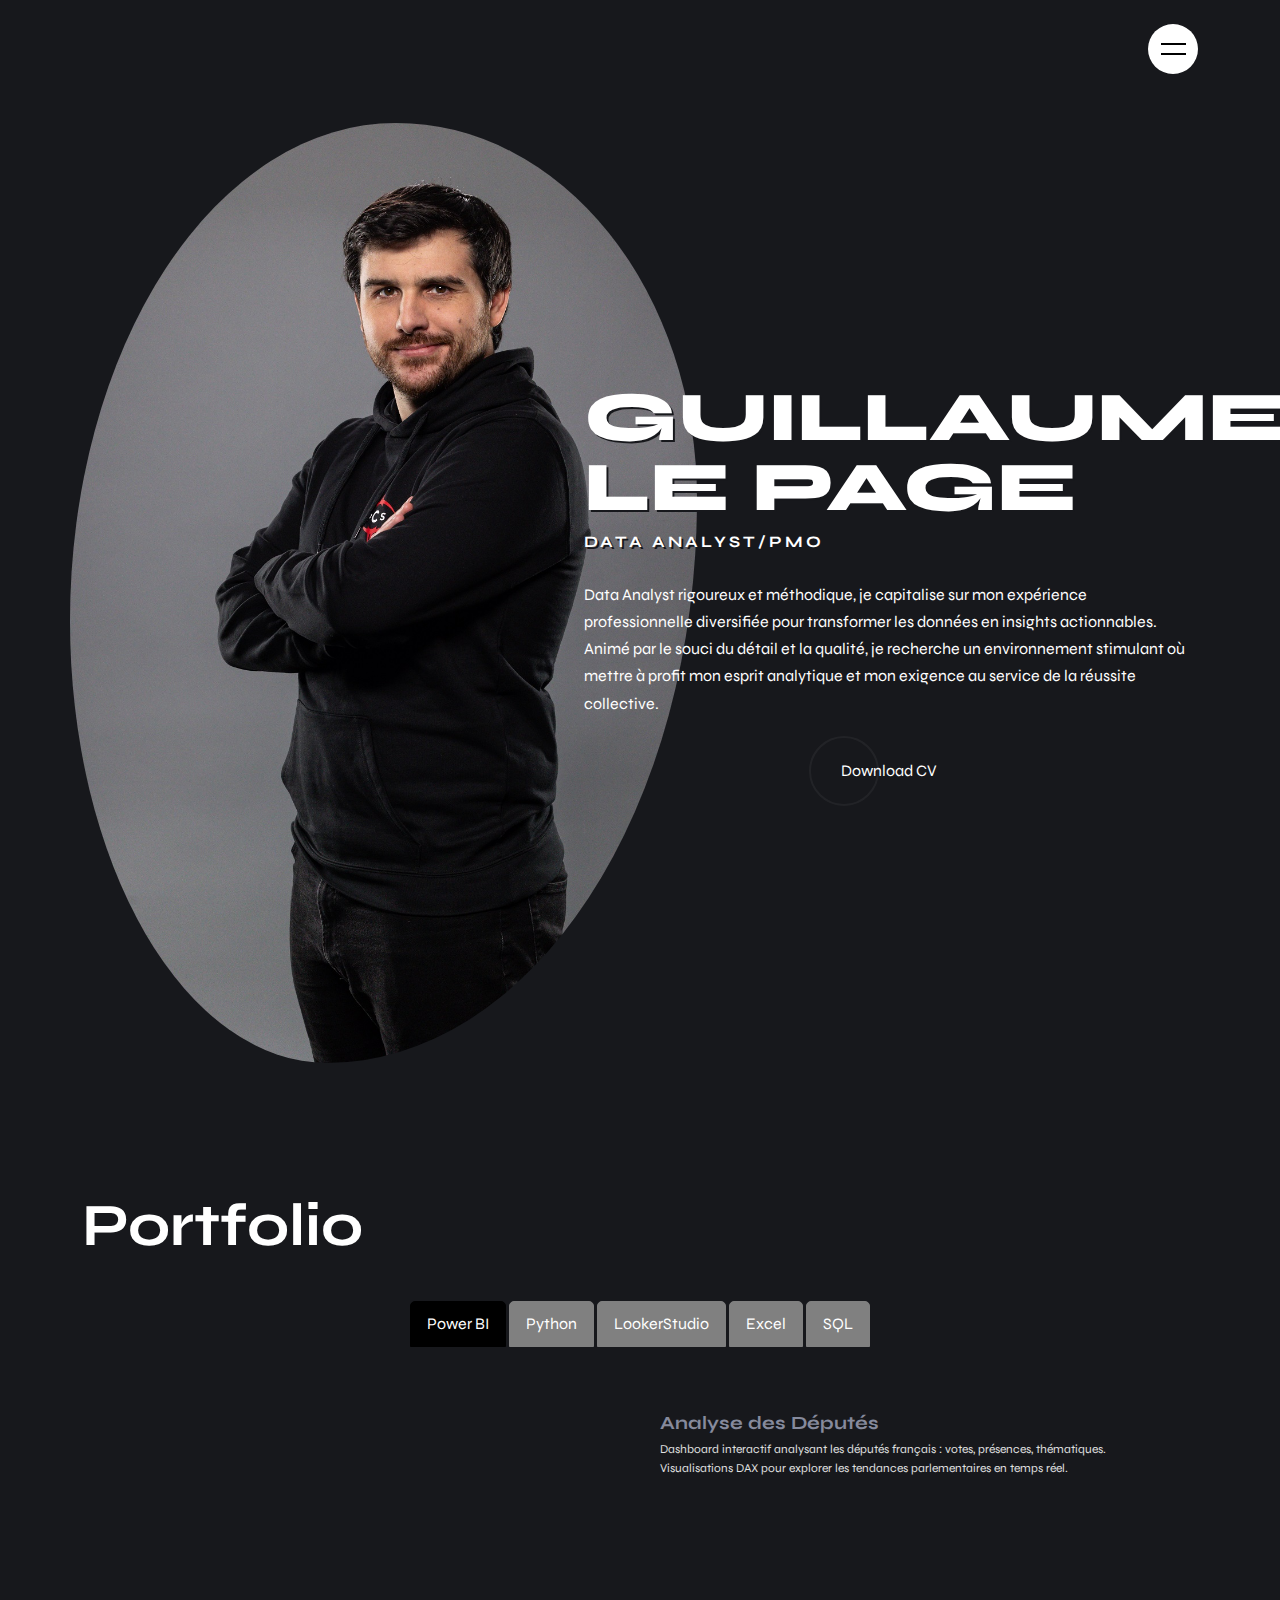
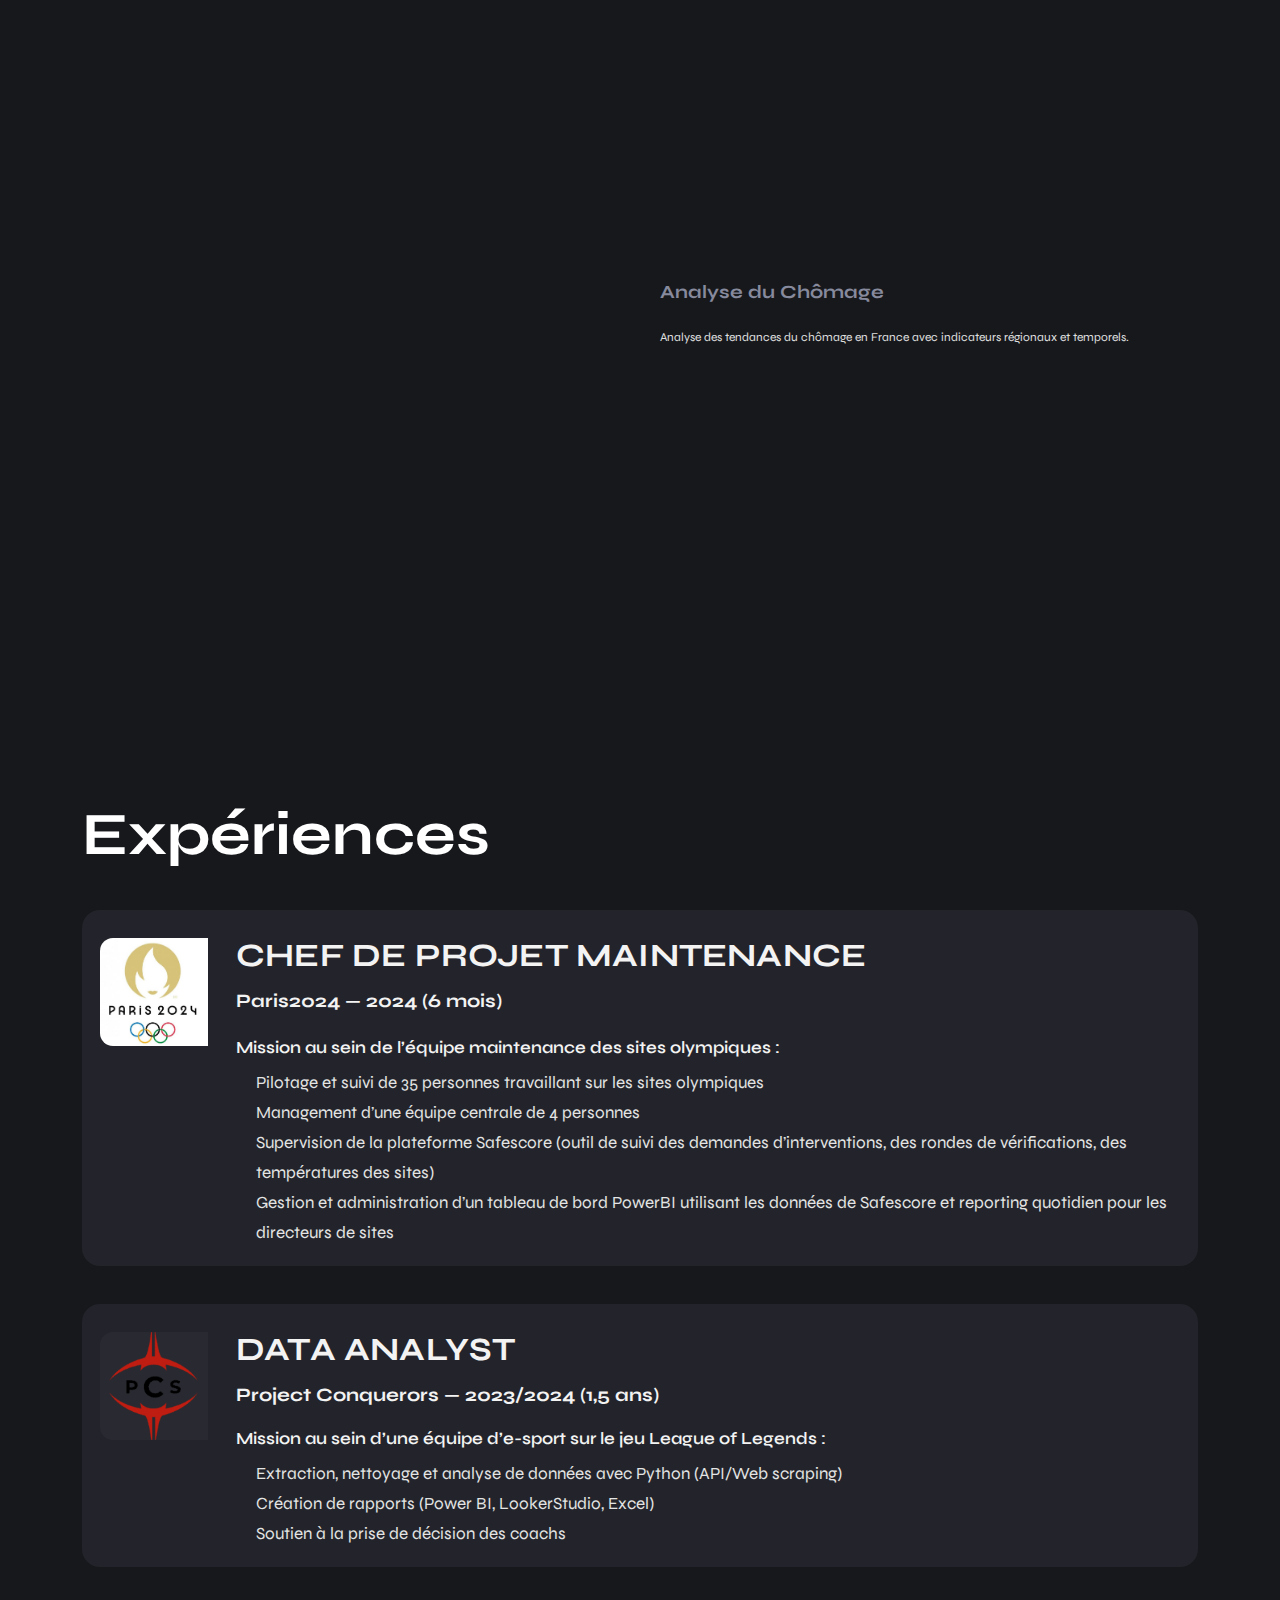
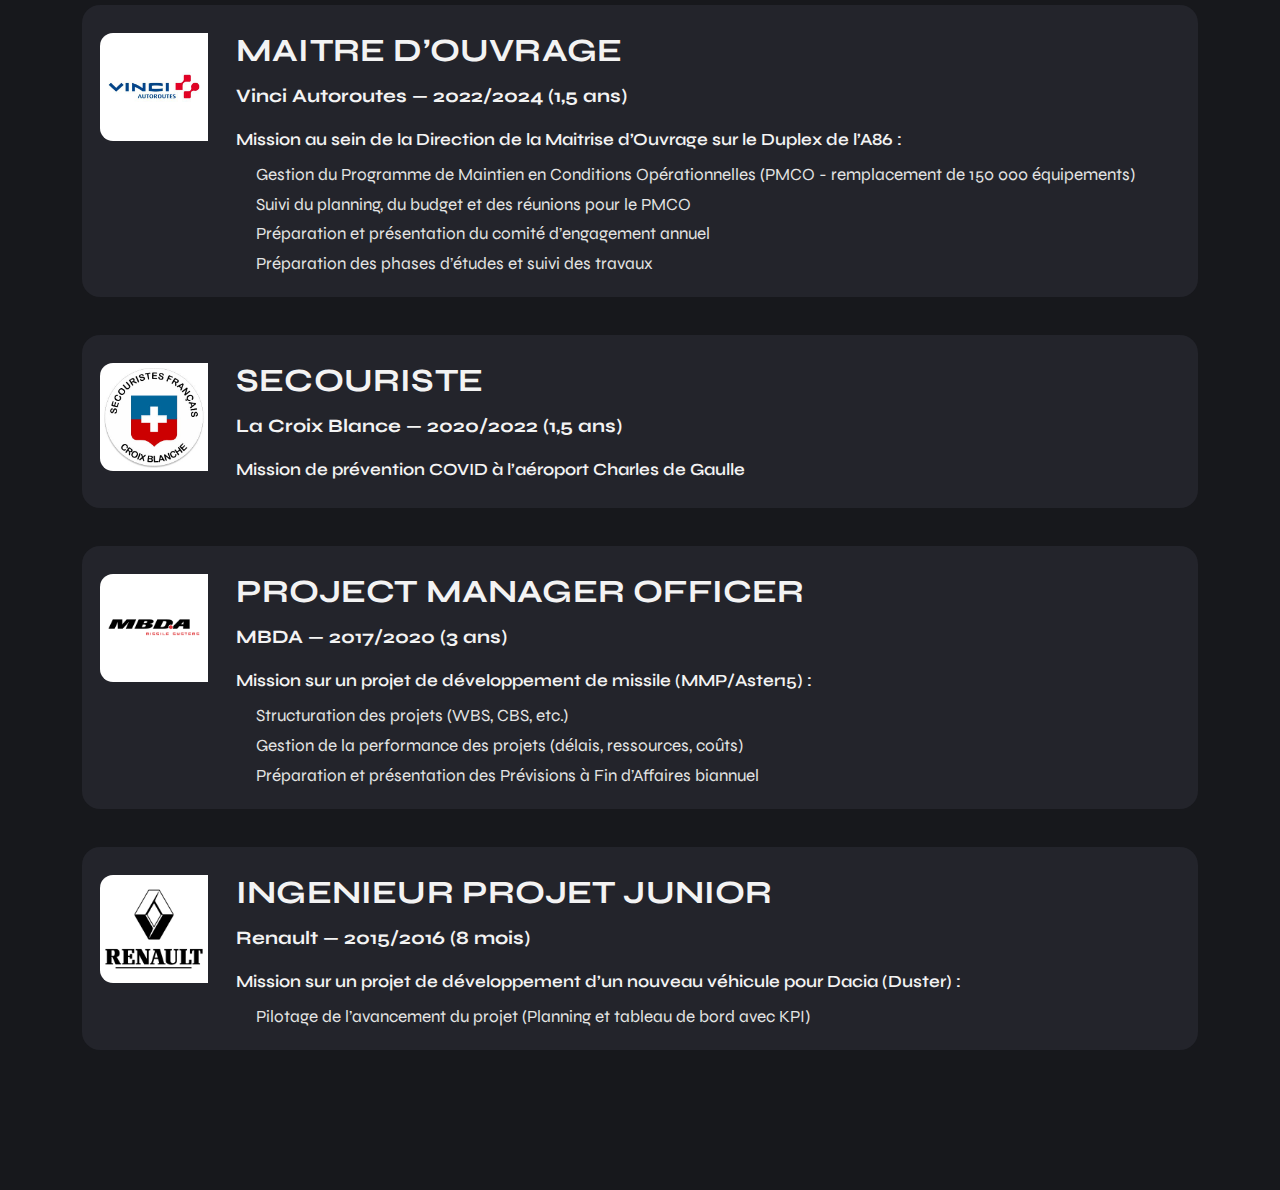
<file: index.html>
<!DOCTYPE html>
<html lang="fr">

<head>
  <meta charset="UTF-8">
  <meta http-equiv="X-UA-Compatible" content="IE=edge">
  <meta name="viewport" content="width=device-width, initial-scale=1.0">

  <!--
    - primary meta tags
  -->
  <title>Guillaume Le Page - Data Analyst/PMO</title>
  <meta name="title" content="G. Le Page - Data Analyst/PMO">
  <meta name="description" content="Portfolio de Guillaume Le Page - Data Analyst/PMO">

  <!--
    - favicon
  -->
  <link href="./assets/images/favicon.png" rel="icon">
  <link href="./assets/images/apple-touch-icon.png" rel="apple-touch-icon">


  <!--
    - google font link
  -->
  <link rel="preconnect" href="https://fonts.googleapis.com">
  <link rel="preconnect" href="https://fonts.gstatic.com" crossorigin>
  <link href="https://fonts.googleapis.com/css2?family=Syne:wght@400;600;700;800&display=swap" rel="stylesheet">

  <!--
    - custom css link
  -->
  <link rel="stylesheet" href="./assets/css/style.css">

  <!--
    - preload images
  -->
  <link rel="preload" as="image" href="./assets/images/hero-banner.jpg">
  <!--
    - grid style for portfolio
  -->

</head>

<body>

  <!--
    - #PRELOADER
  -->




  <!--
    - #HEADER
  -->

  <header class="header" data-header>
    <div class="container">

      <a>

      </a>

      <button class="nav-toggle-btn" data-nav-toggler data-nav-toggle-btn aria-label="Toggle menu">
        <span class="line line-1"></span>
        <span class="line line-2"></span>
      </button>

      <nav class="navbar" data-navbar>
        <ul class="navbar-list">

          <li>
            <a href="#" class="navbar-link">Home</a>
          </li>

          <li>
            <a href="#about" class="navbar-link">About</a>
          </li>     

          <li>
            <a href="#portfolio" class="navbar-link">Portfolio</a>
          </li>

          <li>
            <a href="#blog" class="navbar-link">Blog</a>
          </li>

          <li>
            <a href="#contact" class="navbar-link">Contact</a>
          </li>

        </ul>
      </nav>

      <div class="overlay" data-nav-toggler data-overlay></div>

    </div>
  </header>

  <main>
    <article>

      <!--
        - #HERO
      -->

      <section class="section hero" aria-label="home">
        <div class="container">

          <div class="hero-content">

            <h1 class="h1 hero-title">Guillaume Le Page</h1>
            <p class="hero-subtitle">
              Data Analyst/PMO
            </p>
            <div class="hero-banner">
              <img src="./assets/images/Photo_moi.jpg" width="800" height="800" alt="neil angelo martinez" class="w-100">
            </div>

            <p class="section-text">
              Data Analyst rigoureux et méthodique, je capitalise sur mon expérience professionnelle
diversifiée pour transformer les données en insights actionnables. Animé par le souci
du détail et la qualité, je recherche un environnement stimulant où mettre à profit mon
esprit analytique et mon exigence au service de la réussite collective.
            </p>


  
            <a href="./assets/CV_GLP.pdf" target="_blank" class="btn has-before">
              <span class="span">Download CV</span>

              <ion-icon name="download-outline" aria-hidden="true"></ion-icon>
            </a>

          </div>

        </div>
      </section>

<section class="section portfolio" aria-label="portfolio">
  <div id="portfolio" class="container">
    <h2 class="h2 section-title">Portfolio</h2>
    
    <!-- TABS -->
    <div class="tabs">
      <div class="tab selected" data-category="category1">Power BI</div>
      <div class="tab" data-category="category2">Python</div>
      <div class="tab" data-category="category3">LookerStudio</div>
      <div class="tab" data-category="category4">Excel</div>
      <div class="tab" data-category="category5">SQL</div>
    </div>
    
    <!-- ✅ POWER BI : 2 paires IFRAME + TEXTE -->
    <div class="portfolio-section category1" style="display: block;">
      
      <!-- PAIRES 1 : Députés + son texte -->
      <div style="display: flex; gap: 40px; align-items: start; margin-bottom: 60px;">
        <!-- IFRAME Députés -->
        <div style="flex: 1;">

          <iframe title="Député" width="100%" height="400" 
                  src="https://app.powerbi.com/view?r=eyJrIjoiNTU0MjdjNDgtYjljNS00MDNlLTllNmUtNjI4NjllZjVhMTU1IiwidCI6IjE4M2Y3NjQwLTBlZDItNGI4ZC1iMmU5LTQ2YTBhNmY3ZjhkNiJ9" 
                  frameborder="0" allowFullScreen="true" style="border-radius: 12px;"></iframe>
        </div>
        
        <!-- TEXTE SPÉCIFIQUE Députés -->
       <div style="flex: 1; padding: 20px; display: flex; flex-direction: column; justify-content: center;">
          <h3>Analyse des Députés</h3>
          <p style="font-size: 1.2rem; line-height: 1.6; color: #e0e0e0;">
            Dashboard interactif analysant les députés français : votes, présences, thématiques. 
            Visualisations DAX pour explorer les tendances parlementaires en temps réel.
          </p>
        </div>
      </div>
      
      <!-- PAIRES 2 : Chômage + son texte -->
      <div style="display: flex; gap: 40px; align-items: start;">
        <!-- IFRAME Chômage -->
        <div style="flex: 1;">

          <iframe title="Chomage" width="100%" height="400" 
                  src="https://app.powerbi.com/view?r=eyJrIjoiYWViYzY1ODYtZjJlZC00YWNlLThkZmItZDMyOGQ4MzUwMzUwIiwidCI6IjE4M2Y3NjQwLTBlZDItNGI4ZC1iMmU5LTQ2YTBhNmY3ZjhkNiJ9" 
                  frameborder="0" allowFullScreen="true" style="border-radius: 12px;"></iframe>
        </div>
        
        <!-- TEXTE SPÉCIFIQUE Chômage -->
        <div style="flex: 1; padding: 20px; display: flex; flex-direction: column; justify-content: center;">
          <h3>Analyse du Chômage</h3>
          <p style="font-size: 1.2rem; line-height: 1.6; color: #e0e0e0;">
            <br>
            Analyse des tendances du chômage en France avec indicateurs régionaux et temporels.
          </p>
        </div>
      </div>
      
    </div>
    
    <!-- ✅ PYTHON : Sa propre paire -->
    <div class="portfolio-section category2" style="display: none;">
      <div style="display: flex; gap: 40px; align-items: start;">
        <!-- Image Python -->
        <div style="flex: 1;">
          <img src="./assets/images/cinema.jpg" alt="Analyse films" style="width: 100%; height: 400px; object-fit: cover; border-radius: 12px;">
        </div>
        
        <!-- Texte Python -->
        <div style="flex: 1; padding: 20px; display: flex; flex-direction: column; justify-content: center;">
          <h3>Analyse Films Python</h3>
          <p style="font-size: 1.2rem; line-height: 1.6; color: #e0e0e0;">
            <br>
            Web scraping, pandas, visualisation ratio entrées/budget cinéma français.
          </p>
          <div style="margin-top: 20px;">
            <a href="./assets/Python/Untitled.html" target="_blank" style="background: #fff; color: #000; padding: 12px 24px; border-radius: 8px; margin-right: 10px;">Démo</a>
            <a href="https://github.com/GuillaumeLePage22/GuillaumeLePage22.github.io/blob/main/assets/Python/Untitled.ipynb" target="_blank" style="background: #333; color: #fff; padding: 12px 24px; border-radius: 8px;">Code</a>
          </div>
        </div>
      </div>
    </div>
    <div class="portfolio-section category3" style="display: none;">
  <div style="display: flex; gap: 40px; align-items: center;">
    
    <!-- Image cliquable gauche -->
    <div style="flex: 1;">
      <a href="https://lookerstudio.google.com/reporting/ff482874-5c95-4a44-bdd7-4ef61be03782" target="_blank">
        <img src="./assets/images/mbda.jpg" 
             alt="Dashboard LookerStudio" 
             style="width: 100%; height: 400px; object-fit: cover; border-radius: 12px; 
                    cursor: pointer; transition: opacity 0.3s ease;">
      </a>
    </div>

    <!-- Texte droite -->
    <div style="flex: 1; padding: 20px; display: flex; flex-direction: column; justify-content: center;">
      <h3>Titre de ton Dashboard</h3>
      <p style="font-size: 1.2rem; line-height: 1.6; color: #e0e0e0;">
        [ÉCRIS TON TEXTE ICI]<br>
        Description de ton rapport LookerStudio.
      </p>
      <div style="margin-top: 20px;">
        <a href="https://lookerstudio.google.com/reporting/ff482874-5c95-4a44-bdd7-4ef61be03782" 
           target="_blank" 
           style="background: #fff; color: #000; padding: 12px 24px; border-radius: 8px;">
          Voir le rapport →
        </a>
      </div>
    </div>

  </div>
</div>
  </div>
</section>




      
<section class="section experiences" aria-label="experiences">
  <div id="about" class="container">
    <h2 class="h2 section-title">Expériences</h2>
    <div class="experiences-list">

<div class="experience-card">
  <img src="./assets/images/paris2024.jpg" alt="Paris2024" class="experience-img">
  <div class="experience-details">
    <h3>CHEF DE PROJET MAINTENANCE</h3>
    <strong>Paris2024 — 2024 (6 mois)</strong>
    <strong></strong>
    <p>Mission au sein de l’équipe maintenance des sites olympiques :</p>
    <ul>
      <li>Pilotage et suivi de 35 personnes travaillant sur les sites olympiques</li>
      <li>Management d’une équipe centrale de 4 personnes</li>
      <li>Supervision de la plateforme Safescore (outil de suivi des demandes d’interventions, des rondes de vérifications, des températures des sites)</li>
      <li>Gestion et administration d’un tableau de bord PowerBI utilisant les données de Safescore et reporting quotidien pour les directeurs de sites</li>
    </ul>
  </div>
</div>

<!-- 2023-2024 - DATA ANALYST -->
<div class="experience-card">
  <img src="./assets/images/pcs.jpg" alt="Project Conquerors" class="experience-img">
  <div class="experience-details">
    <h3>DATA ANALYST</h3>
    <strong>Project Conquerors — 2023/2024 (1,5 ans)</strong>

    <p>Mission au sein d’une équipe d’e-sport sur le jeu League of Legends :</p>
    <ul>
      <li>Extraction, nettoyage et analyse de données avec Python (API/Web scraping)</li>
      <li>Création de rapports (Power BI, LookerStudio, Excel)</li>
      <li>Soutien à la prise de décision des coachs</li>
    </ul>
  </div>
</div>

<!-- 2022-2024 - MAITRE D’OUVRAGE -->
<div class="experience-card">
  <img src="./assets/images/vinci-autoroutes.jpg" alt="Vinci Autoroutes" class="experience-img">
  <div class="experience-details">
    <h3>MAITRE D’OUVRAGE</h3>
    <strong>Vinci Autoroutes — 2022/2024 (1,5 ans)</strong>
    <p>Mission au sein de la Direction de la Maitrise d’Ouvrage sur le Duplex de l’A86 :</p>
    <ul>
      <li>Gestion du Programme de Maintien en Conditions Opérationnelles (PMCO - remplacement de 150 000 équipements)</li>
      <li>Suivi du planning, du budget et des réunions pour le PMCO</li>
      <li>Préparation et présentation du comité d’engagement annuel</li>
      <li>Préparation des phases d’études et suivi des travaux</li>
    </ul>
  </div>
</div>

<!-- 2020-2022 - SECOURISTE -->
<div class="experience-card">
  <img src="./assets/images/croix-blanche.jpg" alt="Croix Blanche" class="experience-img">
  <div class="experience-details">
    <h3>SECOURISTE</h3>
    <strong>La Croix Blance — 2020/2022 (1,5 ans)</strong>

    <p>Mission de prévention COVID à l’aéroport Charles de Gaulle</p>
  </div>
</div>

<!-- 2017–2020 - PROJECT MANAGER OFFICER -->
<div class="experience-card">
  <img src="./assets/images/mbda.jpg" alt="MBDA" class="experience-img">
  <div class="experience-details">
    <h3>PROJECT MANAGER OFFICER</h3>
    <strong>MBDA — 2017/2020 (3 ans)</strong>

    <p>Mission sur un projet de développement de missile (MMP/Aster15) :</p>
    <ul>
      <li>Structuration des projets (WBS, CBS, etc.)</li>
      <li>Gestion de la performance des projets (délais, ressources, coûts)</li>
      <li>Préparation et présentation des Prévisions à Fin d’Affaires biannuel</li>
    </ul>
  </div>
</div>

<!-- 2015–2016 - INGENIEUR PROJET JUNIOR -->
<div class="experience-card">
  <img src="./assets/images/renault.jpg" alt="Renault Dacia" class="experience-img">
  <div class="experience-details">
    <h3>INGENIEUR PROJET JUNIOR</h3>
    <strong>Renault — 2015/2016 (8 mois)</strong>

    <p>Mission sur un projet de développement d’un nouveau véhicule pour Dacia (Duster) :</p>
    <ul>
      <li>Pilotage de l’avancement du projet (Planning et tableau de bord avec KPI)</li>
    </ul>
  </div>
</div>
    </div>
  </div>
</section>
            
    </article>
  </main>
   <script>
  document.addEventListener('DOMContentLoaded', function() {
    const tabs = document.querySelectorAll('.tab');
    const sections = document.querySelectorAll('.portfolio-section');

    tabs.forEach(function(tab) {
      tab.addEventListener('click', function() {
        const category = this.getAttribute('data-category');

        // Activer le bon onglet
        tabs.forEach(function(t) { t.classList.remove('selected'); });
        this.classList.add('selected');

        // Afficher la bonne section
        sections.forEach(function(section) {
          if (section.classList.contains(category)) {
            section.style.display = 'block';
          } else {
            section.style.display = 'none';
          }
        });
      });
    });
  });
</script>
</body>
</html>
</file>
<file: assets/css/style.css>
/*-----------------------------------*\
  #main.css
\*-----------------------------------*/

/**
 * copyright 2022 codewithsadee
 */





/*-----------------------------------*\
  #CUSTOM PROPERTY
\*-----------------------------------*/

:root {

  /**
   * colors
   */

  --raisin-black: hsla(231, 10%, 14%, 1);
  --roman-silver: hsla(229, 10%, 57%, 1);
  --eerie-black: hsla(228, 9%, 10%, 1);
  --black: hsla(0, 0%, 0%, 1);
  --white: hsla(0, 0%, 100%, 1);
  --white_a10: hsla(0, 0%, 100%, 0.1);
  --white_a5: hsla(0, 0%, 100%, 0.05);

  /**
   * typography
   */

  --ff-syne: 'Syne', sans-serif;

  --fs-1: 4.8rem;
  --fs-2: 4.5rem;
  --fs-3: 4rem;
  --fs-4: 2.4rem;
  --fs-5: 2rem;
  --fs-6: 1.8rem;
  --fs-7: 1.4rem;
  --fs-8: 1.2rem;
  
  --fw-800: 800;
  --fw-700: 700;

  /**
   * spacing
   */

  --section-padding: 40px;

  /**
   * border radius
   */

  --radius-pill: 100px;
  --radius-circle: 50%;
  --blob-radius: 52% 48% 59% 41% / 53% 40% 60% 47%;

  /**
   * transition
   */

  --transition-1: 0.25s ease;
  --transition-2: 0.5s ease;
  --cubic-in: cubic-bezier(0.51, 0.03, 0.64, 0.28);
  --cubic-out: cubic-bezier(0.05, 0.83, 0.52, 0.97);
  --cubic-bounce: 0.6s cubic-bezier(0.68, -0.55, 0.265, 1.55);
  --cubic-ease-out: 700ms cubic-bezier(0.17, 0.67, 0, 1.01);

}





/*-----------------------------------*\
  #RESET
\*-----------------------------------*/

*,
*::before,
*::after {
  margin: 0;
  padding: 0;
  box-sizing: border-box;
}

li { list-style: none; }

a,
img,
span,
data,
button,
ion-icon { display: block; }

a {
  color: inherit;
  text-decoration: none;
}

img { height: auto; }

button {
  background: none;
  border: none;
  font: inherit;
  cursor: pointer;
}

ion-icon { pointer-events: none; }

html {
  font-family: var(--ff-syne);
  font-size: 10px;
  scroll-behavior: smooth;
}

body {
  background-color: var(--eerie-black);
  color: var(--roman-silver);
  font-size: 1.6rem;
  line-height: 1.75;

}

body.loaded { overflow: overlay; }

body.nav-active { overflow: hidden; }

::-webkit-scrollbar { width: 5px; }

::-webkit-scrollbar-track { background: transparent; }

::-webkit-scrollbar-thumb {
  background-color: var(--white);
  border-radius: 20px;
}





/*-----------------------------------*\
  #REUSED STYLE
\*-----------------------------------*/

.container { padding-inline: 12px; }

.section { padding-block: var(--section-padding); }

.h1 {
  font-size: var(--fs-3);
  font-weight: var(--fw-800);
}

.h1,
.h2,
.h4 {
  color: var(--white);
  line-height: 1;
}

.h2 { font-size: var(--fs-2); }

.h3 {
  color: var(--white);
  font-size: var(--fs-4);
  line-height: 1.5;
}

.h4 { font-size: var(--fs-5); }

.h2,
.h3,
.h4 { font-weight: var(--fw-700); }

.w-100 { width: 100%; }

.has-before {
  position: relative;
  z-index: 1;
}

.has-before::before {
  position: absolute;
  content: "";
  z-index: -1;
}

.btn {
  color: var(--white);
  display: flex;
  align-items: center;
  gap: 4px;
  max-width: max-content;
  min-width: max-content;
  padding: 20px 32px;
}

.btn::before {
  width: 70px;
  height: 70px;
  top: 50%;
  left: 0;
  transform: translateY(-50%);
  border: 2px solid var(--white_a5);
  border-radius: var(--radius-circle);
  transition: var(--cubic-bounce);
}

.btn:is(:hover, :focus-visible)::before { left: calc(100% - 70px); }

.section-subtitle {
  text-transform: uppercase;
  font-size: var(--fs-8);
  font-weight: var(--fw-700);
  margin-block-end: 20px;
  letter-spacing: 2px;
}

.section-title { margin-block-end: 45px; }

.text-lg {
  font-family: var(--ff-syne);
  font-size: var(--fs-1);
}

.layer-link {
  position: absolute;
  top: 0;
  left: 0;
  width: 100%;
  height: 100%;
  z-index: 1;
}

.slider {
  --slider-items: 1;
  --item-gap: 12px;

  margin-block-start: 60px;
  overflow: hidden;
}

.slider-container {
  position: relative;
  display: flex;
  gap: var(--item-gap);
  transition: transform var(--cubic-ease-out);
}

.slider-item {
  --total-gap: calc(var(--item-gap) * (var(--slider-items) - 1));
  --item-width: calc((100% / var(--slider-items)) - (var(--total-gap) / var(--slider-items)));

  min-width: var(--item-width);
  width: var(--item-width);
}

.slider-control {
  position: relative;
  max-width: max-content;
  padding-block: 8px;
  opacity: 0.5;
}

.slider-control .line {
  width: 30px;
  height: 1px;
  background-color: var(--white);
}

.slider-control .arrow {
  position: absolute;
  transform: translateY(-60%) rotate(45deg);
  width: 10px;
  height: 10px;
  border-style: solid;
  border-color: var(--white);
}

.slider-control.prev .arrow {
  left: 0;
  border-width: 0 0 1px 1px;
}

.slider-control.next .arrow {
  right: 0;
  border-width: 1px 1px 0 0;
}

.slider-controls {
  display: flex;
  justify-content: center;
  align-items: center;
  gap: 24px;
  margin-block-start: 40px;
}

.img-holder {
  aspect-ratio: var(--width) / var(--height);
  background-color: var(--white_a5);
  overflow: hidden;
}

.img-cover {
  width: 100%;
  height: 100%;
  object-fit: cover;
}





/*-----------------------------------*\
  #PRELOADER
\*-----------------------------------*/

.preloader {
  position: fixed;
  top: 0;
  left: 0;
  width: 100%;
  height: 100vh;
  background-color: var(--eerie-black);
  z-index: 10;
  display: grid;
  place-items: center;
  transition: var(--transition-2);
  transition-delay: 0.5s;
}

.preloader.loaded {
  opacity: 0;
  pointer-events: none;
}

.preloader .circle {
  width: 60px;
  height: 60px;
  border: 2px solid var(--raisin-black);
  border-top-color: var(--white);
  border-radius: var(--radius-circle);
  animation: rotate360 1s linear infinite;
  transition: var(--transition-2);
}

@keyframes rotate360 {
  0% { transform: rotate(0); }
  100% { transform: rotate(1turn); }
}

.preloader.loaded .circle { opacity: 0; }





/*-----------------------------------*\
  #HEADER
\*-----------------------------------*/

.header {
  position: fixed;
  top: 0;
  left: 0;
  width: 100%;
  background-color: var(--eerie-black);
  padding-block: 24px;
  z-index: 4;
  transition: var(--transition-1);
}

.header.active {
  background-color: var(--raisin-black);
  padding-block: 16px;
}

.header .container {
  display: flex;
  justify-content: space-between;
  align-items: center;
}

.nav-toggle-btn {
  width: 50px;
  height: 50px;
  background-color: var(--white);
  border-radius: var(--radius-circle);
  display: grid;
  place-content: center;
  gap: 8px;
  transition: var(--transition-1);
}

.nav-toggle-btn:is(:hover, :focus-visible) { gap: 10px; }

.nav-toggle-btn.active { gap: 8px; }

.nav-toggle-btn .line {
  width: 25px;
  height: 2px;
  background-color: var(--black);
  transition: var(--transition-1);
}

.nav-toggle-btn.active .line-1 { transform: rotate(45deg) translate(4px, 4px); }

.nav-toggle-btn.active .line-2 { transform: rotate(-45deg) translate(3px, -2px); }

.navbar {
  position: absolute;
  top: 100%;
  right: -370px;
  max-width: 370px;
  width: 100%;
  background-color: var(--white);
  height: 100vh;
  text-align: center;
  padding: 56px 40px;
  visibility: hidden;
  transition: 0.25s var(--cubic-in);
  z-index: 1;
}

.navbar.active {
  transform: translateX(-370px);
  visibility: visible;
  transition-timing-function: var(--cubic-out);
}

.navbar-link {
  color: var(--raisin-black);
  font-size: var(--fs-6);
  font-weight: var(--fw-700);
  padding-block: 10px;
  transition: var(--transition-1);
}

.navbar-link:is(:hover, :focus-visible) { text-shadow: 1px 0 0 var(--eerie-black); }

.overlay {
  position: absolute;
  top: 100%;
  left: 0;
  width: 100%;
  height: 100vh;
  display: none;
}

.overlay.active { display: block; }





/*-----------------------------------*\
  #HERO
\*-----------------------------------*/

.hero { padding-block-start: 270px; }

.hero-title {
  text-transform: uppercase;
  word-break: break-all;
}

.hero-subtitle {
  font-size: 1.6rem !important;                /* ← PLUS GRAND */
  text-transform: uppercase !important;
  font-weight: var(--fw-700) !important;
  color: var(--white) !important;
  letter-spacing: 3px !important;              /* ← Espacement lettres */
  line-height: 1.2em !important;               /* ← Serré pour majuscules */
  margin-block: 10px 30px !important;
}


.hero-banner {
  border-radius: var(--blob-radius);
  overflow: hidden;
  animation: blobAnim 30s linear infinite;
}

@keyframes blobAnim {

  0%,
  100% { border-radius: var(--blob-radius); }

  10% { border-radius: 33% 67% 50% 50% / 43% 39% 61% 57%; }

  20% { border-radius: 51% 49% 31% 69% / 65% 39% 61% 35%; }

  30% { border-radius: 51% 49% 56% 44% / 45% 39% 61% 55%; }

  40% { border-radius: 66% 34% 33% 67% / 48% 71% 39% 52%; }

  50% { border-radius: 46% 54% 33% 67% / 48% 30% 70% 52%; }

  60% { border-radius: 46% 54% 56% 44% / 48% 30% 70% 52%; }

  70% { border-radius: 46% 54% 56% 44% / 65% 53% 47% 35%; }

  80% { border-radius: 67% 33% 56% 44% / 37% 53% 47% 63%; }

  90% { border-radius: 46% 54% 32% 68% / 37% 53% 47% 63%; }

}

.hero-content .section-text {
  color: #ffffff !important;
  font-size: 1.6rem !important;
  line-height: 1.7 !important;
  margin-block: 30px 20px !important;
}

.hero .btn { margin-inline: auto; }





/*-----------------------------------*\
  #SERVICE
\*-----------------------------------*/

.service-card {
  position: relative;
  background-color: var(--white);
  height: 100%;
  padding: 60px 40px 40px;
  transition: var(--transition-2);
}

.service-card .card-icon ion-icon {
  color: var(--content-color, var(--raisin-black));
  font-size: 6rem;
  --ionicon-stroke-width: 15px;
}

.service-card .card-title {
  color: var(--content-color, var(--raisin-black));
  margin-block: 20px;
}

.service-card .card-text { color: var(--content-color); }

.service-card .card-number {
  margin-inline-start: auto;
  font-weight: var(--fw-800);
  line-height: 0.6;
  max-width: max-content;
  margin-block-start: 32px;
  -webkit-text-stroke: 1px var(--content-color, var(--black));
  -webkit-text-fill-color: transparent;
  opacity: 0.3;
}

.service-card:is(:hover, :focus-within) {
  background-color: var(--raisin-black);
  --content-color: var(--white);
}





/*-----------------------------------*\
  #SKILLS
\*-----------------------------------*/

.skills .section-text { margin-block-end: 20px; }

.skills .btn { margin-block: 45px; }

.skills-list li:not(:last-child) { margin-block-end: 30px; }

.progress-wrapper {
  display: flex;
  justify-content: space-between;
  font-weight: var(--fw-700);
  margin-block-end: 5px;
}

.progress-bg {
  height: 6px;
  background-color: var(--raisin-black);
  border-radius: var(--radius-pill);
}

.progress {
  height: inherit;
  background-color: var(--white);
  border-radius: inherit;
}





/*-----------------------------------*\
  #PORTFOLIO
\*-----------------------------------*/

.portfolio .slider { --item-gap: 16px; }

.portfolio-card {
  position: relative;
  background-color: transparent;
  transition: var(--cubic-ease-out);
}

.portfolio-card .img-cover { transition: var(--cubic-ease-out); }

.portfolio-card .card-content {
  position: absolute;
  top: 50%;
  left: 50%;
  text-align: center;
  width: 100%;
  transform: translate(-55%, -50%);
  opacity: 0;
  transition: var(--cubic-ease-out);
  z-index: 1;
}

.portfolio-card .card-text { color: var(--white); }

.portfolio-card:is(:hover, :focus-within) .img-cover {
  opacity: 0.1;
  transform: scale(0.95);
}

.portfolio-card:is(:hover, :focus-within) .card-content {
  transform: translate(-50%, -50%);
  opacity: 1;
}





/*-----------------------------------*\
  #BLOG
\*-----------------------------------*/

.blog-list {
  display: grid;
  gap: 60px;
}

.blog-card {
  display: grid;
  gap: 40px;
}

.blog-card .card-content {
  display: flex;
  gap: 16px;
  padding-inline: 16px;
}

.blog-card .time { font-size: var(--fs-7); }

.blog-card .time .span {
  color: var(--white);
  font-weight: var(--fw-700);
  line-height: 0.9;
}

.blog-card .card-text { margin-block: 20px; }





/*-----------------------------------*\
  #FOOTER
\*-----------------------------------*/

.footer {
  background-color: var(--raisin-black);
  padding-block: 76px;
}

.footer .container {
  display: grid;
  gap: 20px;
}

.social-list {
  display: flex;
  gap: 8px;
}

.social-link {
  width: 45px;
  height: 45px;
  display: grid;
  place-items: center;
  border: 2px solid var(--white_a10);
  border-radius: var(--radius-circle);
  color: var(--white);
  transition: var(--transition-1);
}

.social-link:is(:hover, :focus-visible) { border-color: var(--white); }





/*-----------------------------------*\
  #MEDIA QUERIES
\*-----------------------------------*/

/**
 * responsive for large than 575px screen
 */

@media (min-width: 575px) {

  /**
   * REUSED STYLE
   */

  .container { 
    max-width: 570px;
    width: 100%;
    margin-inline: auto;
  }

  .slider { --slider-items: 2; }



  /**
   * BLOG
   */

  .blog-card .card-content {
    padding-inline: 32px;
    gap: 32px;
  }



  /**
   * FOOTER
   */

  .footer-list-title { margin-block-end: 8px; }

}


@media (max-width: 600px) {
  img {
    max-width: 100%;
  }
}



/**
 * responsive for large than 768px screen
 */

@media (min-width: 768px) {

  /**
   * CUSTOM PROPERTY
   */

  :root {

    /**
     * typography
     */

    --fs-2: 6rem;
    --fs-3: 5.5rem;

  }



  /**
   * REUSED STYLE
   */

  .container { max-width: 720px; }

  .title-wrapper {
    display: flex;
    gap: 10%;
  }

  .title-wrapper .section-title { margin-block-end: 0; }

  .title-wrapper .section-text { margin-block-start: 40px; }



  /**
   * HERO
   */

  .hero .container { position: relative; }

  .hero-banner {
    position: absolute;
    top: 50%;
    left: 0;
    transform: translateY(-50%);
    width: 55%;
    z-index: -1;
  }

  .hero-content {
    width: 50%;
    margin-inline-start: auto;
    padding-block: 10%;
  }

  .hero-title,
  .hero-subtitle { text-shadow: 2px 2px 0 var(--eerie-black); }



  /**
   * SKILL
   */

  .skills-wrapper {
    display: grid;
    grid-template-columns: 0.8fr 1fr;
    gap: 40px;
  }

  .skills .btn { margin-block-end: 0; }



  /**
   * BLOG
   */

  .blog-card .card-title { --fs-4: 2.7rem; }



  /**
   * FOOTER
   */

  .footer .container { grid-template-columns: repeat(3, 1fr); }

}





/**
 * responsive for large than 992px screen
 */

@media (min-width: 992px) {

  /**
   * CUSTOM PROPERTY
   */

  :root {

    /**
     * typography
     */

    --fs-3: 7rem;

  }



  /**
   * REUSED STYLE
   */

  .container { max-width: 960px; }

  .title-wrapper { gap: 15%; }

  .slider { --slider-items: 3; }



  /**
   * HERO
   */

  .hero-subtitle { --fs-8: 1.4rem; }



  /**
   * SKILL
   */

  .skills .section-title { max-width: 16ch; }

  .skills-wrapper { gap: 10%; }



  /**
   * BLOG
   */

  .blog-card {
    grid-template-columns: 1fr 1fr;
    gap: 24px;
  }

  .blog-card .card-content { padding: 32px; }

  .blog-list li:nth-child(2n) .card-banner { order: 1; }

}





/**
 * responsive for large than 1200px screen
 */

@media (min-width: 1200px) {

  /**
   * CUSTOM PROPERTY
   */

  :root {

    /**
     * spacing
     */

    --section-padding: 140px;

  }



  /**
   * REUSED STYLE
   */

  .container { max-width: 1140px; }



  /**
   * HEADER
   */

  .navbar {
    top: 0;
    display: grid;
    place-content: center;
  }

  .nav-toggle-btn {
    position: relative;
    z-index: 2;
  }

  .overlay { top: 0; }



  /**
   * HERO
   */

  .hero-content { width: 55%; }

  .hero-title { word-break: normal; }

  .hero .section-text { margin-block-end: 52px; }

}

/** 
* TABS
*/

.tab {
  display: inline-block;
  background-color: grey;
  color: white;
  border: 1px solid grey;
  border-radius: 5px 5px 0 0;
  padding: 0.5em 1em;
  text-decoration: none;
  cursor: pointer
}

.tab.active {
  background-color: white;
  color: black;
  border-bottom: none;
}

.tab.selected {
  background-color: black;
  color: white;
  border: 1px solid black;
  }

.tab:hover {
  background-color: white;
  color: black;
}

.image-grid {
  display: flex;
  flex-wrap: wrap;
  justify-content: center;
}

.image-grid img {
  width: auto;
  height: auto;
  margin: 3px;;
  transition: transform 1s ease-in-out 0.5s;
}

.image-grid img.hidden {

transform: scale(0);
visibility: hidden;
}

.tabs {
    text-align: center;
  margin-bottom: 40px;
}
.experiences-list {
  display: flex;
  flex-direction: column;
  gap: 38px;
  margin-top: 38px;
}
.experience-card {
  display: flex;
  background: #23242b;
  border-radius: 18px;
  box-shadow: 0 2px 18px #000a 0.07;
  gap: 28px;
  align-items: flex-start;
  padding: 18px 30px 18px 18px;
}
.experience-img {
  width: 108px;
  height: 108px;
  object-fit: cover;
  border-radius: 13px 0 0 13px;
  background: #292a31;
  flex-shrink: 0;
  margin-top: 10px;
}
.experience-details {
  display: flex;
  flex-direction: column;
  justify-content: flex-start;
  font-size: 1.07em;
  color: #f3f3f3;
}
.experience-details h3 {
  margin: 0 0 0 0;
  font-size: 1.9em;
  font-weight: 700;
  color: #f3f3f3;
  letter-spacing: 0.2px;
  font-family: 'Syne', Arial, sans-serif;
}
.exp-structure {
  display: flex;
  gap: 24px;
  font-size: 1em;
  margin-bottom: 6px;
  color: #dedede;
}
.exp-societe {
  font-weight: 500;
}
.exp-dates {
  color: #bababa;
  font-weight: 500;
  font-style: italic;
}
.experience-details p {
  font-weight: 600;
  margin: 9px 0 5px 0;
}
.experience-details ul {
  margin: 0;
  padding-left: 20px;
  color: #e4e4e4;
  font-weight: 400;
}

.image-grid img.hidden {
  display: none;
}

.experience-details strong {
  margin-bottom: 3px;
  display: block;
  font-size: 1.1em;
}                          /* ← accolade ajoutée */

/* ========================================
   DESCRIPTIONS PORTFOLIO
======================================== */

.looker-description,
.looker-description p {
  font-size: 1.4rem !important;
  line-height: 1.2 !important;
  color: #e0e0e0 !important;
  margin-bottom: 18px !important;
}

.looker-description h3 {
  font-size: 2.5rem !important;
  color: #fff !important;
  margin-bottom: 16px !important;
  text-align: center !important;       /* ← ajouté */
  padding-top: 40px !important;        /* ← ajouté */
  border-top: 1px solid rgba(255,255,255,0.15) !important;  /* ← ajouté */
}

.looker-description h4 {
  font-size: 1.6rem !important;
  margin-bottom: 12px !important;
}

.looker-description ul li {
  font-size: 1.4rem !important;
  line-height: 1.2 !important;
  margin-bottom: 8px !important;
}

@media (max-width: 768px) {
  .portfolio-row {
    flex-direction: column !important;
    gap: 30px !important;
  }
  .portfolio-left, .portfolio-right {
    max-width: 100% !important;
  }
}   

.portfolio-project-title {
  text-align: center !important;
  color: #fff !important;
  font-size: 3rem !important;
  font-weight: 700 !important;
  margin-bottom: 15px !important;
  padding-top: 20px !important;
  border-top: 1px solid rgba(255,255,255,0.15) !important;
}
section.portfolio {
  padding-bottom: 70px !important;
}

section.experiences {
  padding-top: 70px !important;
}
</file>
